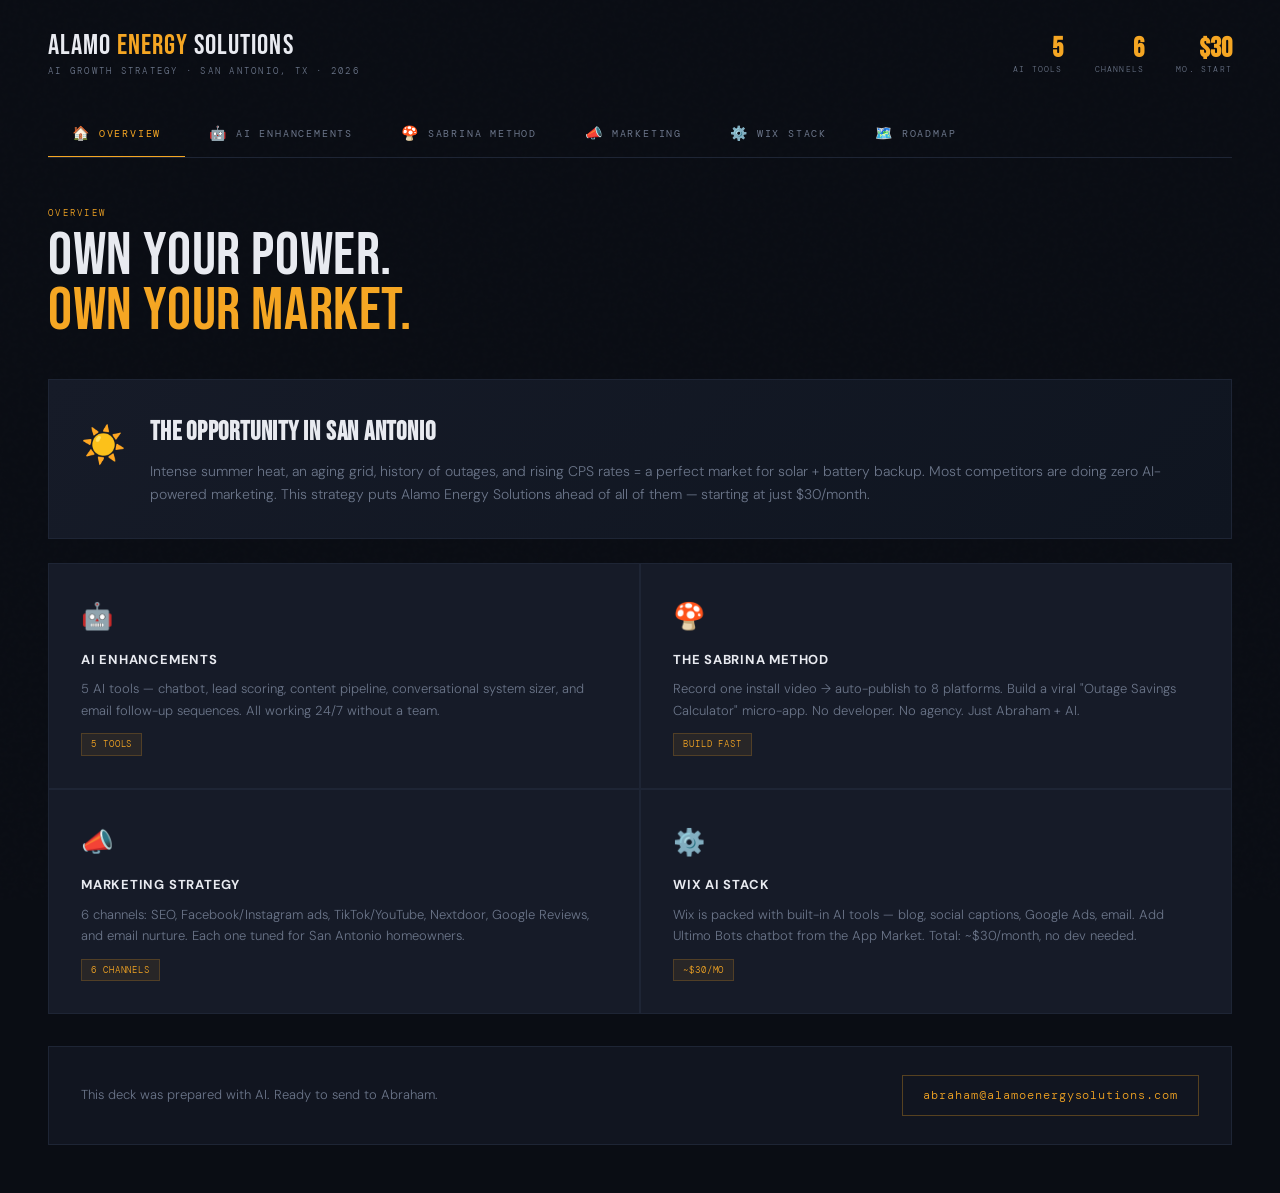
<file: alamo_energy_ai_strategy.html>
<!DOCTYPE html>
<html lang="en">
<head>
<meta charset="UTF-8">
<meta name="viewport" content="width=device-width, initial-scale=1.0">
<title>Alamo Energy Solutions — AI Strategy Deck</title>
<link href="https://fonts.googleapis.com/css2?family=Bebas+Neue&family=DM+Sans:wght@300;400;500;600;700&family=DM+Mono:wght@400;500&display=swap" rel="stylesheet">
<style>
  :root {
    --sun: #F5A623;
    --ember: #E8510A;
    --night: #0A0D14;
    --deep: #111520;
    --card: #161B28;
    --border: #1E2535;
    --text: #E8EAF0;
    --muted: #6B7589;
    --accent: #4ECDC4;
    --green: #2ECC71;
  }

  * { margin: 0; padding: 0; box-sizing: border-box; }
  body {
    background: var(--night);
    color: var(--text);
    font-family: 'DM Sans', sans-serif;
    font-weight: 300;
    line-height: 1.6;
    min-height: 100vh;
    overflow-x: hidden;
  }

  body::before {
    content: '';
    position: fixed; inset: 0;
    background-image: url("data:image/svg+xml,%3Csvg viewBox='0 0 200 200' xmlns='http://www.w3.org/2000/svg'%3E%3Cfilter id='n'%3E%3CfeTurbulence type='fractalNoise' baseFrequency='0.9' numOctaves='4' stitchTiles='stitch'/%3E%3C/filter%3E%3Crect width='100%25' height='100%25' filter='url(%23n)' opacity='0.04'/%3E%3C/svg%3E");
    pointer-events: none; z-index: 0; opacity: 0.35;
  }

  /* ── HEADER ── */
  .header {
    padding: 32px 48px 0;
    position: relative; z-index: 10;
  }
  .header-top {
    display: flex; align-items: center; justify-content: space-between;
    margin-bottom: 32px;
  }
  .brand {
    display: flex; flex-direction: column;
  }
  .brand-name {
    font-family: 'Bebas Neue', sans-serif;
    font-size: 28px;
    letter-spacing: 0.04em;
    line-height: 1;
  }
  .brand-name span { color: var(--sun); }
  .brand-sub {
    font-family: 'DM Mono', monospace;
    font-size: 9px;
    letter-spacing: 0.25em;
    text-transform: uppercase;
    color: var(--muted);
    margin-top: 4px;
  }
  .header-stats {
    display: flex; gap: 32px;
  }
  .hstat {
    display: flex; flex-direction: column; align-items: flex-end;
  }
  .hstat strong {
    font-family: 'Bebas Neue', sans-serif;
    font-size: 28px;
    color: var(--sun);
    line-height: 1;
  }
  .hstat span {
    font-family: 'DM Mono', monospace;
    font-size: 8px;
    color: var(--muted);
    letter-spacing: 0.15em;
    text-transform: uppercase;
  }

  /* ── TABS ── */
  .tabs-nav {
    display: flex;
    gap: 0;
    border-bottom: 1px solid var(--border);
    overflow-x: auto;
    scrollbar-width: none;
  }
  .tabs-nav::-webkit-scrollbar { display: none; }

  .tab-btn {
    background: none;
    border: none;
    color: var(--muted);
    font-family: 'DM Mono', monospace;
    font-size: 10px;
    letter-spacing: 0.18em;
    text-transform: uppercase;
    padding: 14px 24px;
    cursor: pointer;
    border-bottom: 2px solid transparent;
    margin-bottom: -1px;
    white-space: nowrap;
    transition: all 0.2s;
    display: flex; align-items: center; gap: 8px;
  }
  .tab-btn .tab-icon { font-size: 14px; }
  .tab-btn:hover { color: var(--text); }
  .tab-btn.active {
    color: var(--sun);
    border-bottom-color: var(--sun);
  }

  /* ── PANELS ── */
  .tab-panels { position: relative; }
  .panel {
    display: none;
    padding: 48px;
    animation: fadeIn 0.25s ease;
  }
  .panel.active { display: block; }

  @keyframes fadeIn {
    from { opacity: 0; transform: translateY(8px); }
    to   { opacity: 1; transform: translateY(0); }
  }

  /* ── PANEL HEADER ── */
  .panel-label {
    font-family: 'DM Mono', monospace;
    font-size: 9px;
    letter-spacing: 0.25em;
    text-transform: uppercase;
    color: var(--sun);
    margin-bottom: 8px;
  }
  .panel-title {
    font-family: 'Bebas Neue', sans-serif;
    font-size: clamp(36px, 5vw, 60px);
    line-height: 0.92;
    letter-spacing: 0.01em;
    margin-bottom: 40px;
  }

  /* ── OVERVIEW PANEL ── */
  .overview-grid {
    display: grid;
    grid-template-columns: 1fr 1fr;
    gap: 2px;
    background: var(--border);
    border: 1px solid var(--border);
    margin-bottom: 24px;
  }
  .overview-card {
    background: var(--card);
    padding: 32px;
    transition: background 0.2s;
    position: relative;
    overflow: hidden;
  }
  .overview-card:hover { background: #1A2130; }
  .overview-card::before {
    content: '';
    position: absolute; top: 0; left: 0;
    width: 3px; height: 0;
    background: var(--sun);
    transition: height 0.3s;
  }
  .overview-card:hover::before { height: 100%; }
  .ov-icon { font-size: 26px; margin-bottom: 12px; display: block; }
  .ov-title {
    font-weight: 700; font-size: 13px;
    letter-spacing: 0.06em; text-transform: uppercase;
    margin-bottom: 8px;
  }
  .ov-body { font-size: 13px; color: var(--muted); line-height: 1.65; }
  .ov-tag {
    display: inline-block; margin-top: 12px;
    padding: 3px 9px;
    background: rgba(245,166,35,0.08);
    border: 1px solid rgba(245,166,35,0.2);
    font-family: 'DM Mono', monospace;
    font-size: 9px; color: var(--sun);
    letter-spacing: 0.1em; text-transform: uppercase;
  }
  .big-angle {
    background: linear-gradient(135deg, var(--card) 0%, #0F1520 100%);
    border: 1px solid var(--border);
    padding: 32px;
    display: flex; gap: 24px; align-items: flex-start;
  }
  .big-angle-icon {
    font-size: 36px; flex-shrink: 0;
    margin-top: 4px;
  }
  .big-angle-text h3 {
    font-family: 'Bebas Neue', sans-serif;
    font-size: 26px; letter-spacing: 0.03em;
    margin-bottom: 6px;
  }
  .big-angle-text p { font-size: 14px; color: var(--muted); line-height: 1.65; }

  /* ── AI ENHANCEMENTS ── */
  .enhancement-list { display: flex; flex-direction: column; gap: 2px; }
  .enhancement {
    background: var(--card);
    border: 1px solid var(--border);
    display: grid;
    grid-template-columns: 56px 1fr auto;
    align-items: center;
    padding: 24px 32px;
    gap: 24px;
    transition: all 0.2s;
  }
  .enhancement:hover { background: #1A2130; border-color: rgba(245,166,35,0.25); }
  .enh-num {
    font-family: 'Bebas Neue', sans-serif;
    font-size: 44px; color: var(--border);
    line-height: 1; transition: color 0.2s;
  }
  .enhancement:hover .enh-num { color: var(--sun); }
  .enh-content h3 { font-weight: 600; font-size: 15px; margin-bottom: 5px; }
  .enh-content p { font-size: 13px; color: var(--muted); line-height: 1.6; }
  .badge {
    font-family: 'DM Mono', monospace; font-size: 9px;
    padding: 5px 12px; white-space: nowrap;
    letter-spacing: 0.08em; text-transform: uppercase;
  }
  .badge-high { background: rgba(46,204,113,0.1); color: var(--green); border: 1px solid rgba(46,204,113,0.2); }
  .badge-med  { background: rgba(78,205,196,0.1); color: var(--accent); border: 1px solid rgba(78,205,196,0.2); }

  /* ── SABRINA ── */
  .sabrina-hero {
    background: linear-gradient(135deg, #0F1520 0%, #161B28 100%);
    border: 1px solid var(--border);
    padding: 44px;
    position: relative; overflow: hidden;
    margin-bottom: 24px;
  }
  .sabrina-hero::before {
    content: '"';
    position: absolute; top: -30px; right: 30px;
    font-family: 'Bebas Neue', sans-serif;
    font-size: 180px; color: rgba(245,166,35,0.04);
    pointer-events: none; line-height: 1;
  }
  .sab-label {
    font-family: 'DM Mono', monospace;
    font-size: 10px; color: var(--sun);
    letter-spacing: 0.2em; text-transform: uppercase;
    margin-bottom: 8px;
  }
  .sabrina-hero h2 {
    font-family: 'Bebas Neue', sans-serif;
    font-size: 40px; letter-spacing: 0.02em;
    margin-bottom: 12px;
  }
  .sabrina-hero p { font-size: 14px; color: var(--muted); max-width: 580px; line-height: 1.7; }
  .pillars {
    display: grid; grid-template-columns: repeat(3,1fr);
    gap: 2px; background: var(--border); border: 1px solid var(--border);
  }
  .pillar {
    background: var(--card); padding: 28px 24px;
    transition: background 0.2s;
  }
  .pillar:hover { background: #1A2130; }
  .pillar-icon { font-size: 22px; margin-bottom: 10px; display: block; }
  .pillar strong { display: block; font-size: 14px; font-weight: 600; margin-bottom: 6px; }
  .pillar span { font-size: 12px; color: var(--muted); line-height: 1.55; }

  /* ── MARKETING ── */
  .channels-grid {
    display: grid; grid-template-columns: 1fr 1fr;
    gap: 2px; background: var(--border); border: 1px solid var(--border);
  }
  .channel {
    background: var(--card); padding: 32px;
    transition: background 0.2s; position: relative; overflow: hidden;
  }
  .channel:hover { background: #1A2130; }
  .channel::after {
    content: '';
    position: absolute; bottom: 0; left: 0; right: 0;
    height: 2px; background: var(--sun);
    transform: scaleX(0); transform-origin: left;
    transition: transform 0.3s;
  }
  .channel:hover::after { transform: scaleX(1); }
  .channel h3 {
    font-family: 'Bebas Neue', sans-serif;
    font-size: 26px; letter-spacing: 0.02em; margin-bottom: 4px;
  }
  .ch-sub {
    font-family: 'DM Mono', monospace; font-size: 9px;
    color: var(--sun); letter-spacing: 0.15em;
    text-transform: uppercase; margin-bottom: 16px;
  }
  .channel ul { list-style: none; display: flex; flex-direction: column; gap: 8px; }
  .channel ul li {
    font-size: 13px; color: var(--muted);
    display: flex; gap: 10px; align-items: flex-start; line-height: 1.5;
  }
  .channel ul li::before { content: '→'; color: var(--sun); font-size: 11px; flex-shrink: 0; margin-top: 2px; }

  /* ── WIX STACK ── */
  .stack-table {
    width: 100%; border-collapse: collapse; font-size: 13px;
    border: 1px solid var(--border);
  }
  .stack-table th {
    text-align: left; padding: 12px 18px;
    font-family: 'DM Mono', monospace; font-size: 9px;
    letter-spacing: 0.2em; text-transform: uppercase;
    color: var(--muted); border-bottom: 1px solid var(--border);
    background: var(--deep);
  }
  .stack-table td { padding: 16px 18px; border-bottom: 1px solid var(--border); vertical-align: middle; }
  .stack-table tr:last-child td { border-bottom: none; }
  .stack-table tr:hover td { background: rgba(255,255,255,0.02); }
  .stack-table td:first-child { font-weight: 600; }
  .stack-table td:nth-child(2) { color: var(--muted); }
  .stack-table td:last-child { color: var(--sun); font-family: 'DM Mono', monospace; font-size: 12px; white-space: nowrap; }
  .included-tag {
    display: inline-block; padding: 3px 8px;
    background: rgba(46,204,113,0.08);
    border: 1px solid rgba(46,204,113,0.2);
    color: var(--green);
    font-family: 'DM Mono', monospace; font-size: 9px;
    letter-spacing: 0.1em; text-transform: uppercase;
  }
  .cost-note {
    margin-top: 20px; padding: 18px 24px;
    background: rgba(245,166,35,0.05);
    border: 1px solid rgba(245,166,35,0.18);
    display: flex; align-items: center; gap: 14px;
    font-size: 13px; color: var(--muted);
  }
  .cost-note strong { color: var(--text); }

  /* ── ROADMAP ── */
  .roadmap { border: 1px solid var(--border); }
  .rm-item {
    display: grid; grid-template-columns: 110px 1fr;
    border-bottom: 1px solid var(--border);
  }
  .rm-item:last-child { border-bottom: none; }
  .rm-phase {
    padding: 20px 24px; border-right: 1px solid var(--border);
    display: flex; flex-direction: column; justify-content: center;
    background: var(--deep);
  }
  .rm-phase .ph-label {
    font-family: 'DM Mono', monospace; font-size: 8px;
    letter-spacing: 0.2em; text-transform: uppercase;
    color: var(--muted); margin-bottom: 3px;
  }
  .rm-phase .ph-time { font-weight: 600; font-size: 13px; color: var(--sun); }
  .rm-actions {
    padding: 20px 28px;
    display: flex; flex-wrap: wrap; gap: 8px; align-items: center;
    background: var(--card);
  }
  .chip {
    padding: 5px 12px;
    background: var(--deep); border: 1px solid var(--border);
    font-size: 11px; color: var(--text);
    transition: all 0.2s; cursor: default;
  }
  .chip:hover { border-color: var(--sun); color: var(--sun); }

  /* ── FOOTER ── */
  .panel-footer {
    margin-top: 32px; padding: 28px 32px;
    background: var(--deep); border: 1px solid var(--border);
    display: flex; align-items: center; justify-content: space-between;
  }
  .footer-text { font-size: 13px; color: var(--muted); }
  .footer-email {
    font-family: 'DM Mono', monospace; font-size: 12px;
    color: var(--sun); letter-spacing: 0.08em;
    padding: 10px 20px; border: 1px solid rgba(245,166,35,0.3);
  }

  /* ── RESPONSIVE ── */
  @media (max-width: 720px) {
    .header { padding: 20px 20px 0; }
    .header-stats { display: none; }
    .panel { padding: 24px 20px; }
    .overview-grid, .channels-grid, .pillars { grid-template-columns: 1fr; }
    .enhancement { grid-template-columns: 40px 1fr; }
    .badge { display: none; }
    .rm-item { grid-template-columns: 80px 1fr; }
    .tab-btn { padding: 12px 14px; font-size: 9px; }
    .tab-btn .tab-icon { display: none; }
  }
</style>
</head>
<body>

<div class="header">
  <div class="header-top">
    <div class="brand">
      <div class="brand-name">ALAMO <span>ENERGY</span> SOLUTIONS</div>
      <div class="brand-sub">AI Growth Strategy · San Antonio, TX · 2026</div>
    </div>
    <div class="header-stats">
      <div class="hstat"><strong>5</strong><span>AI Tools</span></div>
      <div class="hstat"><strong>6</strong><span>Channels</span></div>
      <div class="hstat"><strong>$30</strong><span>Mo. Start</span></div>
    </div>
  </div>

  <nav class="tabs-nav" id="tabsNav">
    <button class="tab-btn active" onclick="switchTab('overview')">
      <span class="tab-icon">🏠</span> Overview
    </button>
    <button class="tab-btn" onclick="switchTab('ai')">
      <span class="tab-icon">🤖</span> AI Enhancements
    </button>
    <button class="tab-btn" onclick="switchTab('sabrina')">
      <span class="tab-icon">🍄</span> Sabrina Method
    </button>
    <button class="tab-btn" onclick="switchTab('marketing')">
      <span class="tab-icon">📣</span> Marketing
    </button>
    <button class="tab-btn" onclick="switchTab('wix')">
      <span class="tab-icon">⚙️</span> Wix Stack
    </button>
    <button class="tab-btn" onclick="switchTab('roadmap')">
      <span class="tab-icon">🗺️</span> Roadmap
    </button>
  </nav>
</div>

<div class="tab-panels">

  <!-- ── OVERVIEW ── -->
  <div class="panel active" id="panel-overview">
    <div class="panel-label">Overview</div>
    <div class="panel-title">OWN YOUR POWER.<br><span style="color:var(--sun)">OWN YOUR MARKET.</span></div>

    <div class="big-angle" style="margin-bottom:24px;">
      <div class="big-angle-icon">☀️</div>
      <div class="big-angle-text">
        <h3>The Opportunity in San Antonio</h3>
        <p>Intense summer heat, an aging grid, history of outages, and rising CPS rates = a perfect market for solar + battery backup. Most competitors are doing zero AI-powered marketing. This strategy puts Alamo Energy Solutions ahead of all of them — starting at just $30/month.</p>
      </div>
    </div>

    <div class="overview-grid">
      <div class="overview-card">
        <span class="ov-icon">🤖</span>
        <div class="ov-title">AI Enhancements</div>
        <div class="ov-body">5 AI tools — chatbot, lead scoring, content pipeline, conversational system sizer, and email follow-up sequences. All working 24/7 without a team.</div>
        <span class="ov-tag">5 tools</span>
      </div>
      <div class="overview-card">
        <span class="ov-icon">🍄</span>
        <div class="ov-title">The Sabrina Method</div>
        <div class="ov-body">Record one install video → auto-publish to 8 platforms. Build a viral "Outage Savings Calculator" micro-app. No developer. No agency. Just Abraham + AI.</div>
        <span class="ov-tag">Build Fast</span>
      </div>
      <div class="overview-card">
        <span class="ov-icon">📣</span>
        <div class="ov-title">Marketing Strategy</div>
        <div class="ov-body">6 channels: SEO, Facebook/Instagram ads, TikTok/YouTube, Nextdoor, Google Reviews, and email nurture. Each one tuned for San Antonio homeowners.</div>
        <span class="ov-tag">6 Channels</span>
      </div>
      <div class="overview-card">
        <span class="ov-icon">⚙️</span>
        <div class="ov-title">Wix AI Stack</div>
        <div class="ov-body">Wix is packed with built-in AI tools — blog, social captions, Google Ads, email. Add Ultimo Bots chatbot from the App Market. Total: ~$30/month, no dev needed.</div>
        <span class="ov-tag">~$30/mo</span>
      </div>
    </div>

    <div class="panel-footer">
      <div class="footer-text">This deck was prepared with AI. Ready to send to Abraham.</div>
      <div class="footer-email">abraham@alamoenergysolutions.com</div>
    </div>
  </div>

  <!-- ── AI ENHANCEMENTS ── -->
  <div class="panel" id="panel-ai">
    <div class="panel-label">AI Enhancements</div>
    <div class="panel-title">AI THAT WORKS<br><span style="color:var(--sun)">FOR YOU 24/7</span></div>

    <div class="enhancement-list">
      <div class="enhancement">
        <div class="enh-num">01</div>
        <div class="enh-content">
          <h3>Website AI Chat Assistant</h3>
          <p>Trained on Alamo Energy's services — Tesla Powerwall, Franklin WH, packages, financing, and the free roof offer. Answers visitor questions 24/7, guides system sizing, captures lead info naturally, and alerts Abraham on hot leads.</p>
        </div>
        <span class="badge badge-high">High Impact</span>
      </div>
      <div class="enhancement">
        <div class="enh-num">02</div>
        <div class="enh-content">
          <h3>AI-Powered Lead Scoring & Qualification</h3>
          <p>Auto-score leads by home size, energy usage, and backup goals using existing site form data. Trigger personalized follow-up emails based on intent (free roof vs. battery-only). Notify Abraham instantly on high-intent submissions via Make.com + Gmail.</p>
        </div>
        <span class="badge badge-high">High Impact</span>
      </div>
      <div class="enhancement">
        <div class="enh-num">03</div>
        <div class="enh-content">
          <h3>AI Content Pipeline for Exposure</h3>
          <p>Auto-generate weekly social posts, short-form video scripts, and email newsletters. Repurpose one install video into TikTok, Reels, YouTube Shorts, Facebook, LinkedIn, X, and email — simultaneously, using Make.com + Buffer.</p>
        </div>
        <span class="badge badge-med">Exposure</span>
      </div>
      <div class="enhancement">
        <div class="enh-num">04</div>
        <div class="enh-content">
          <h3>Conversational System Sizing Bot</h3>
          <p>Replace the static form with an AI conversation flow. Ask smart follow-up questions ("Medical equipment? Generator?"), recommend the right package (Tesla vs. Franklin WH), and auto-email a personalized PDF system summary to the lead.</p>
        </div>
        <span class="badge badge-high">High Impact</span>
      </div>
      <div class="enhancement">
        <div class="enh-num">05</div>
        <div class="enh-content">
          <h3>AI Email Follow-Up Sequences</h3>
          <p>After any form fill, AI generates and sends a personalized 5-email nurture sequence: system recommendation → grid education → free roof offer → CPS credits → final consultation push. All automated, zero manual effort.</p>
        </div>
        <span class="badge badge-med">Nurture</span>
      </div>
    </div>

    <div class="panel-footer">
      <div class="footer-text">Tools: Claude API · Make.com · Zapier · Gmail · Wix Forms</div>
      <div class="footer-email">abraham@alamoenergysolutions.com</div>
    </div>
  </div>

  <!-- ── SABRINA ── -->
  <div class="panel" id="panel-sabrina">
    <div class="panel-label">The Sabrina Ramonov Method</div>
    <div class="panel-title">BUILD FAST.<br><span style="color:var(--sun)">AUTOMATE EVERYTHING.</span></div>

    <div class="sabrina-hero">
      <div class="sab-label">Sabrina Ramonov · AI Creator · 1.4M Followers</div>
      <h2>What She Would Do for Abraham</h2>
      <p>Sabrina's core philosophy: one piece of content becomes 8 platforms. One form becomes a lead machine. No dev team, no agency — just smart automation tools stacked together and a bias toward shipping fast.</p>
    </div>

    <div class="pillars" style="margin-bottom:24px;">
      <div class="pillar">
        <span class="pillar-icon">📱</span>
        <strong>8-Platform Repurposing</strong>
        <span>Record one Tesla install video → auto-distribute to TikTok, Reels, YouTube, Facebook, LinkedIn, X, email, and blog simultaneously via Blotato or Make.com. Exposure problem solved in one workflow.</span>
      </div>
      <div class="pillar">
        <span class="pillar-icon">🧲</span>
        <strong>Viral Lead Magnet App</strong>
        <span>Build a "San Antonio Outage Savings Calculator" no-code micro-app (Lovable/Replit). Goes viral locally, collects emails, feeds the pipeline automatically. One afternoon to build.</span>
      </div>
      <div class="pillar">
        <span class="pillar-icon">💬</span>
        <strong>Vibe-Coded Chatbot</strong>
        <span>Use no-code tools to spin up Abraham's website AI assistant in an afternoon. No developer needed. AI trained on Alamo Energy's services, packages, and offers.</span>
      </div>
    </div>

    <div class="big-angle">
      <div class="big-angle-icon">🚀</div>
      <div class="big-angle-text">
        <h3>Her Tools of Choice for This Business</h3>
        <p style="font-size:13px; color:var(--muted); line-height:1.7;"><strong style="color:var(--text)">Blotato</strong> — 8-platform content repurposing&nbsp;&nbsp;·&nbsp;&nbsp;<strong style="color:var(--text)">Make.com</strong> — automation workflows&nbsp;&nbsp;·&nbsp;&nbsp;<strong style="color:var(--text)">Lovable / Replit</strong> — no-code micro apps&nbsp;&nbsp;·&nbsp;&nbsp;<strong style="color:var(--text)">Zapier</strong> — form → CRM → email triggers&nbsp;&nbsp;·&nbsp;&nbsp;<strong style="color:var(--text)">Buffer</strong> — social scheduling</p>
      </div>
    </div>

    <div class="panel-footer">
      <div class="footer-text">YouTube: @sabrina_ramonov · "Build fast, automate everything"</div>
      <div class="footer-email">abraham@alamoenergysolutions.com</div>
    </div>
  </div>

  <!-- ── MARKETING ── -->
  <div class="panel" id="panel-marketing">
    <div class="panel-label">Marketing Strategy</div>
    <div class="panel-title">6 CHANNELS.<br><span style="color:var(--sun)">ONE MISSION.</span></div>

    <div class="channels-grid">
      <div class="channel">
        <h3>🔍 SEO</h3>
        <div class="ch-sub">Free · Long-Term · High Trust</div>
        <ul>
          <li>Target "solar battery backup San Antonio", "Tesla Powerwall San Antonio", "CPS battery credits 2026"</li>
          <li>Weekly AI blog posts: "What happens during a San Antonio grid outage?" / "How to qualify for CPS credits"</li>
          <li>Google Business Profile with install photos — 50+ reviews is the priority target</li>
          <li>Activate Wix AI meta tags on every page — already built in, just turn it on</li>
        </ul>
      </div>
      <div class="channel">
        <h3>📘 Facebook & Instagram Ads</h3>
        <div class="ch-sub">Fastest Leads · $30–$50 CPL</div>
        <ul>
          <li>"San Antonio — Get a FREE Roof With Solar + Battery" — scroll-stopper headline</li>
          <li>"What happens to your family when the grid goes down this summer?"</li>
          <li>Target Stone Oak, Alamo Heights, Boerne, Helotes homeowners by ZIP code</li>
          <li>Facebook Lead Forms — no landing page needed, lower friction, faster leads</li>
          <li>Retarget website visitors with softer CTA after 3 days</li>
        </ul>
      </div>
      <div class="channel">
        <h3>📺 TikTok & YouTube Shorts</h3>
        <div class="ch-sub">Exposure · Trust · Free Traffic</div>
        <ul>
          <li>"We just installed a Tesla Powerwall in [neighborhood] — here's what it does"</li>
          <li>"San Antonio homeowner gets a FREE roof + solar — watch how"</li>
          <li>"What CPS doesn't tell you about battery credits"</li>
          <li>Abraham's Tesla product training = perfect content. Film it while it's happening.</li>
        </ul>
      </div>
      <div class="channel">
        <h3>🏘️ Nextdoor & FB Groups</h3>
        <div class="ch-sub">Hyper-Local · Word of Mouth</div>
        <ul>
          <li>Post in San Antonio neighborhood groups after every install (with homeowner permission)</li>
          <li>Referral program: "Refer a neighbor, get $500 off your system"</li>
          <li>Solar is a neighborhood product — when one house gets panels, neighbors notice</li>
        </ul>
      </div>
      <div class="channel">
        <h3>⭐ Google Reviews</h3>
        <div class="ch-sub">Trust Engine · Local SEO Boost</div>
        <ul>
          <li>Text every homeowner a direct Google review link immediately post-install</li>
          <li>50+ reviews pushes Alamo Energy above all competitors in local search</li>
          <li>Feature video testimonials on site and repurpose in Facebook ads</li>
        </ul>
      </div>
      <div class="channel">
        <h3>📧 Email Nurture</h3>
        <div class="ch-sub">Close the Fence-Sitters</div>
        <ul>
          <li>Day 1: "Here's your custom system recommendation"</li>
          <li>Day 3: "San Antonio's grid: what homeowners don't know"</li>
          <li>Day 5: "The free roof offer — here's exactly how it works"</li>
          <li>Day 10: "CPS credits — here's what you're leaving on the table"</li>
          <li>Day 14: "Last chance: book your free consultation"</li>
        </ul>
      </div>
    </div>

    <div class="panel-footer">
      <div class="footer-text">Lead cost estimate: $30–$50 per lead via Facebook/Instagram ads</div>
      <div class="footer-email">abraham@alamoenergysolutions.com</div>
    </div>
  </div>

  <!-- ── WIX STACK ── -->
  <div class="panel" id="panel-wix">
    <div class="panel-label">Wix AI Stack</div>
    <div class="panel-title">ALL INSIDE WIX.<br><span style="color:var(--sun)">NO DEV NEEDED.</span></div>

    <table class="stack-table">
      <thead>
        <tr>
          <th>Tool</th>
          <th>What It Does</th>
          <th>Cost</th>
        </tr>
      </thead>
      <tbody>
        <tr>
          <td>Wix Kleo (Built-In)</td>
          <td>AI marketing agent — generates social posts, sets up Google Ads, builds a custom marketing plan from the Wix dashboard</td>
          <td><span class="included-tag">Included</span></td>
        </tr>
        <tr>
          <td>Wix AI Blog</td>
          <td>Auto-generates complete SEO blog posts with keywords, images, and brand tone. Run weekly for organic search traffic.</td>
          <td><span class="included-tag">Included</span></td>
        </tr>
        <tr>
          <td>Wix AI Social Captions</td>
          <td>Creates optimized captions for Instagram, Facebook, X, LinkedIn, and YouTube — all at once from one dashboard</td>
          <td><span class="included-tag">Included</span></td>
        </tr>
        <tr>
          <td>Wix AI Google Ads</td>
          <td>Generates keyword-optimized ad titles and descriptions for Google Ads, managed entirely from inside Wix</td>
          <td><span class="included-tag">Included</span></td>
        </tr>
        <tr>
          <td>Wix AI Meta Tags</td>
          <td>Auto-creates SEO meta tags and descriptions for every page on the site — huge SEO boost, one-click activation</td>
          <td><span class="included-tag">Included</span></td>
        </tr>
        <tr>
          <td>Wix Email Marketing</td>
          <td>AI-generated email copy and subject lines, optimal send-time scheduling, lead nurture automation</td>
          <td>$10 / mo</td>
        </tr>
        <tr>
          <td>Ultimo Bots (App Market)</td>
          <td>GPT-powered AI chatbot + lead capture. 2-min install, auto-learns site content, connects to Facebook & Instagram DMs</td>
          <td>$19 / mo</td>
        </tr>
        <tr>
          <td>Wix Ascend CRM</td>
          <td>Track leads, manage contacts, automate follow-up workflows — all linked to the site's forms</td>
          <td>Included / upgrade</td>
        </tr>
      </tbody>
    </table>

    <div class="cost-note">
      <span style="font-size:22px">💡</span>
      <span><strong>Total starting cost: ~$30/month</strong> — fully AI-powered marketing + chatbot system on the existing Wix site. No developer or agency required. Most competitors have none of this.</span>
    </div>

    <div class="panel-footer">
      <div class="footer-text">All tools available at wix.com or via Wix App Market</div>
      <div class="footer-email">abraham@alamoenergysolutions.com</div>
    </div>
  </div>

  <!-- ── ROADMAP ── -->
  <div class="panel" id="panel-roadmap">
    <div class="panel-label">Priority Roadmap</div>
    <div class="panel-title">START HERE.<br><span style="color:var(--sun)">BUILD FAST.</span></div>

    <div class="roadmap">
      <div class="rm-item">
        <div class="rm-phase">
          <div class="ph-label">Phase 1</div>
          <div class="ph-time">This Week</div>
        </div>
        <div class="rm-actions">
          <span class="chip">Google Business Profile</span>
          <span class="chip">Request Reviews from Past Clients</span>
          <span class="chip">Activate Wix AI Meta Tags</span>
          <span class="chip">Install Ultimo Bots Chatbot</span>
        </div>
      </div>
      <div class="rm-item">
        <div class="rm-phase">
          <div class="ph-label">Phase 2</div>
          <div class="ph-time">Week 2</div>
        </div>
        <div class="rm-actions">
          <span class="chip">Launch Facebook Lead Ads</span>
          <span class="chip">Set Up Wix Email Sequences</span>
          <span class="chip">Film First TikTok Install Video</span>
          <span class="chip">Activate Wix AI Social Captions</span>
        </div>
      </div>
      <div class="rm-item">
        <div class="rm-phase">
          <div class="ph-label">Phase 3</div>
          <div class="ph-time">Month 2</div>
        </div>
        <div class="rm-actions">
          <span class="chip">Launch AI Blog — Weekly SEO Posts</span>
          <span class="chip">Build Lead Scoring Automation</span>
          <span class="chip">Launch Referral Program</span>
          <span class="chip">Upgrade to Conversational System Sizer</span>
        </div>
      </div>
      <div class="rm-item">
        <div class="rm-phase">
          <div class="ph-label">Phase 4</div>
          <div class="ph-time">Month 3+</div>
        </div>
        <div class="rm-actions">
          <span class="chip">8-Platform Content Repurposing</span>
          <span class="chip">Viral Calculator Micro-App</span>
          <span class="chip">Nextdoor + Facebook Group Strategy</span>
          <span class="chip">Full AI Follow-Up Automation</span>
        </div>
      </div>
    </div>

    <div class="panel-footer">
      <div class="footer-text">Most competitors in San Antonio are doing none of this.</div>
      <div class="footer-email">abraham@alamoenergysolutions.com</div>
    </div>
  </div>

</div><!-- /tab-panels -->

<script>
  function switchTab(id) {
    document.querySelectorAll('.panel').forEach(p => p.classList.remove('active'));
    document.querySelectorAll('.tab-btn').forEach(b => b.classList.remove('active'));
    document.getElementById('panel-' + id).classList.add('active');
    event.currentTarget.classList.add('active');
  }
</script>
</body>
</html>
</file>
